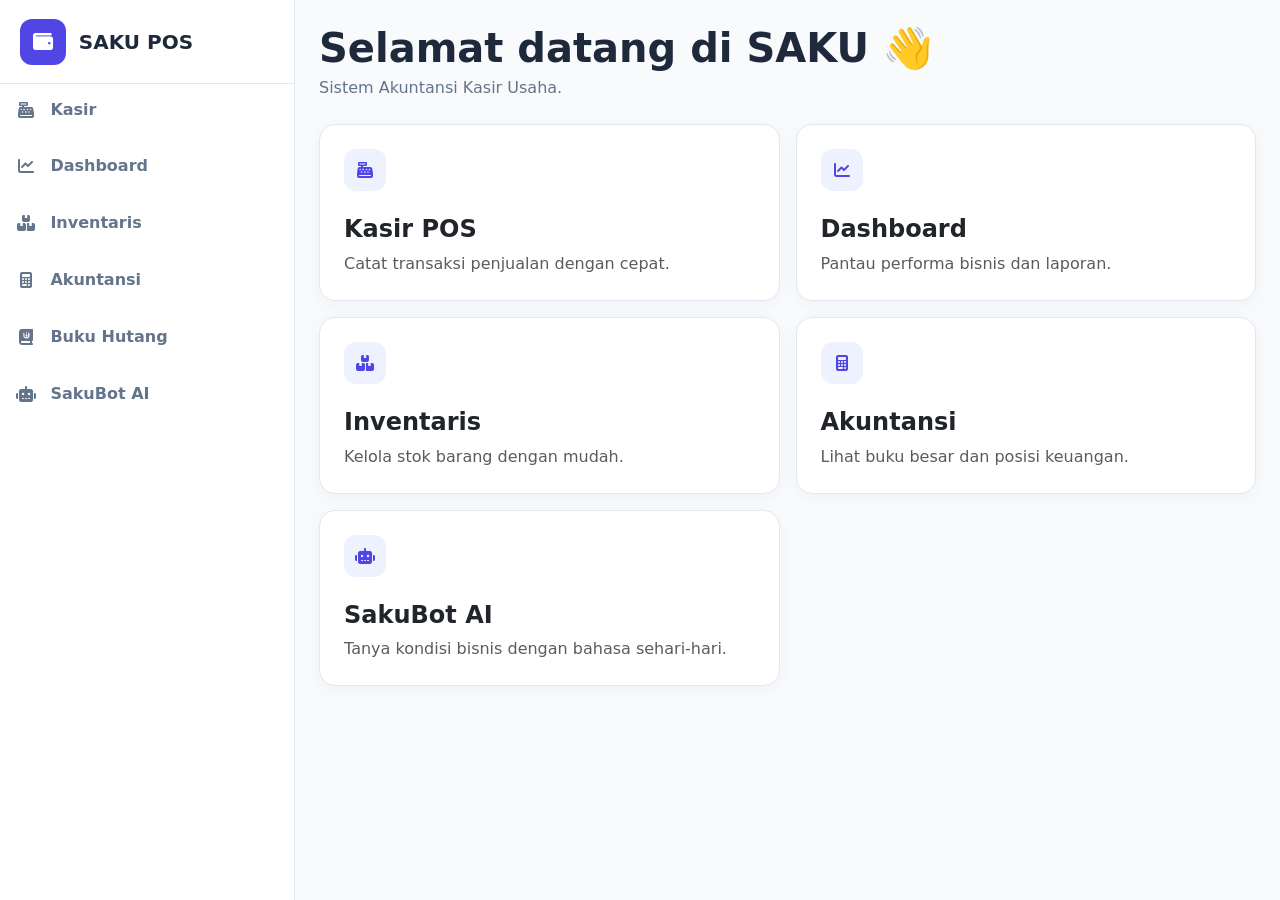
<file: app/index.html>
<!DOCTYPE html>
<html lang="id">

<head>

    <meta charset="UTF-8">

    <meta
        name="viewport"
        content="width=device-width, initial-scale=1.0"
    >

    <title>SAKU POS</title>


    <!-- Bootstrap -->
    <link
        href="https://cdn.jsdelivr.net/npm/bootstrap@5.3.3/dist/css/bootstrap.min.css"
        rel="stylesheet"
    >


    <!-- Font Awesome -->
    <link
        rel="stylesheet"
        href="https://cdnjs.cloudflare.com/ajax/libs/font-awesome/6.5.2/css/all.min.css"
    >


    <!-- SAKU CSS -->
    <link
        rel="stylesheet"
        href="assets/css/style.css"
    >

</head>


<body>


<div class="saku-shell">


    <!-- SIDEBAR -->

    <div id="sidebar-container"></div>


    <!-- CONTENT -->

    <main class="saku-content">


        <!-- HEADER -->

        <div class="mb-4">

            <h1 class="page-title">

                Selamat datang di SAKU 👋

            </h1>

            <p class="page-subtitle">

                Sistem Akuntansi Kasir Usaha.

            </p>

        </div>



        <!-- MENU CARDS -->

        <div class="row g-3">


            <!-- KASIR -->

            <div class="col-12 col-md-6">

                <a
                    href="pages/1_kasir.html"
                    class="text-dark"
                >

                    <div class="saku-card p-4 h-100">

                        <div class="stat-icon mb-4">

                            <i class="fa-solid fa-cash-register"></i>

                        </div>

                        <h4 class="fw-bold mb-2">

                            Kasir POS

                        </h4>

                        <p class="text-muted mb-0">

                            Catat transaksi penjualan dengan cepat.

                        </p>

                    </div>

                </a>

            </div>



            <!-- DASHBOARD -->

            <div class="col-12 col-md-6">

                <a
                    href="pages/3_dashboard.html"
                    class="text-dark"
                >

                    <div class="saku-card p-4 h-100">

                        <div class="stat-icon mb-4">

                            <i class="fa-solid fa-chart-line"></i>

                        </div>

                        <h4 class="fw-bold mb-2">

                            Dashboard

                        </h4>

                        <p class="text-muted mb-0">

                            Pantau performa bisnis dan laporan.

                        </p>

                    </div>

                </a>

            </div>



            <!-- INVENTARIS -->

            <div class="col-12 col-md-6">

                <a
                    href="pages/4_inventaris.html"
                    class="text-dark"
                >

                    <div class="saku-card p-4 h-100">

                        <div class="stat-icon mb-4">

                            <i class="fa-solid fa-boxes-stacked"></i>

                        </div>

                        <h4 class="fw-bold mb-2">

                            Inventaris

                        </h4>

                        <p class="text-muted mb-0">

                            Kelola stok barang dengan mudah.

                        </p>

                    </div>

                </a>

            </div>



            <!-- AKUNTANSI -->

            <div class="col-12 col-md-6">

                <a
                    href="pages/5_akuntansi.html"
                    class="text-dark"
                >

                    <div class="saku-card p-4 h-100">

                        <div class="stat-icon mb-4">

                            <i class="fa-solid fa-calculator"></i>

                        </div>

                        <h4 class="fw-bold mb-2">

                            Akuntansi

                        </h4>

                        <p class="text-muted mb-0">

                            Lihat buku besar dan posisi keuangan.

                        </p>

                    </div>

                </a>

            </div>



            <!-- SAKUBOT -->

            <div class="col-12 col-md-6">

                <a
                    href="pages/2_chatbot.html"
                    class="text-dark"
                >

                    <div class="saku-card p-4 h-100">

                        <div class="stat-icon mb-4">

                            <i class="fa-solid fa-robot"></i>

                        </div>

                        <h4 class="fw-bold mb-2">

                            SakuBot AI

                        </h4>

                        <p class="text-muted mb-0">

                            Tanya kondisi bisnis dengan bahasa sehari-hari.

                        </p>

                    </div>

                </a>

            </div>

        </div>


    </main>

</div>



<!-- MOBILE NAV -->

<nav class="mobile-bottom-nav">

    <a href="pages/1_kasir.html">

        <i class="fa-solid fa-cash-register"></i>

        <span>Kasir</span>

    </a>


    <a href="pages/3_dashboard.html">

        <i class="fa-solid fa-chart-line"></i>

        <span>Dashboard</span>

    </a>


    <a href="pages/4_inventaris.html">

        <i class="fa-solid fa-boxes-stacked"></i>

        <span>Stok</span>

    </a>


    <a href="pages/2_chatbot.html">

        <i class="fa-solid fa-robot"></i>

        <span>SakuBot</span>

    </a>

</nav>



<script src="assets/js/sidebar.js"></script>

</body>

</html>
</file>
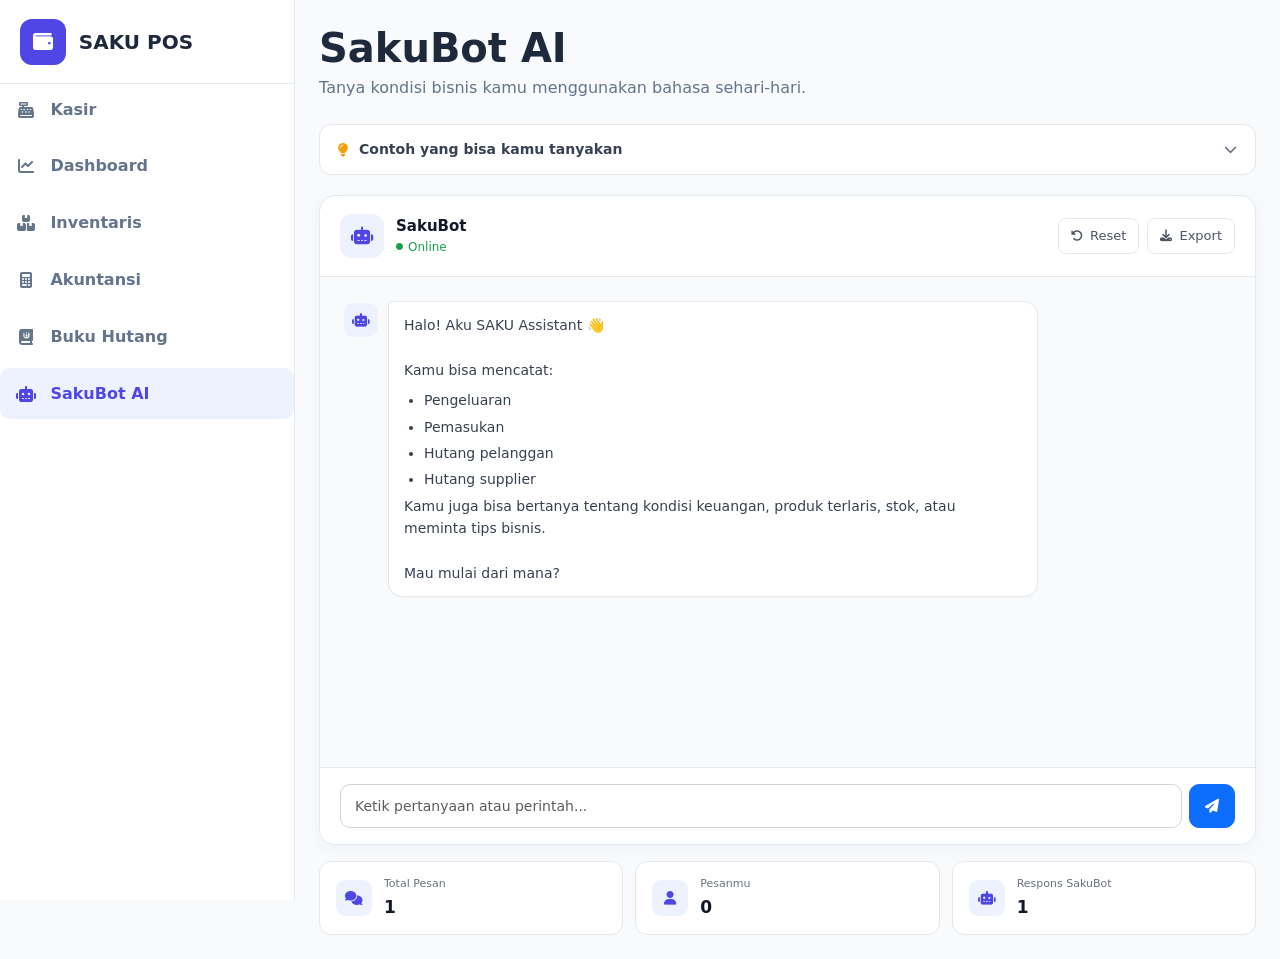
<file: app/pages/2_chatbot.html>
<!DOCTYPE html>
<html lang="id">

<head>

    <meta charset="UTF-8">

    <meta
        name="viewport"
        content="width=device-width, initial-scale=1.0"
    >

    <title>SakuBot AI - SAKU POS</title>


    <!-- =====================================================
         BOOTSTRAP
         ===================================================== -->

    <link
        href="https://cdn.jsdelivr.net/npm/bootstrap@5.3.3/dist/css/bootstrap.min.css"
        rel="stylesheet"
    >


    <!-- =====================================================
         FONT AWESOME
         ===================================================== -->

    <link
        rel="stylesheet"
        href="https://cdnjs.cloudflare.com/ajax/libs/font-awesome/6.5.2/css/all.min.css"
    >


    <!-- =====================================================
         GLOBAL CSS
         ===================================================== -->

    <link
        rel="stylesheet"
        href="../assets/css/style.css"
    >


    <!-- =====================================================
         CHATBOT CSS
         ===================================================== -->

    <link
        rel="stylesheet"
        href="../assets/css/chatbot.css"
    >

</head>


<body>


    <!-- =====================================================
         SAKU SHELL
         ===================================================== -->

    <div class="saku-shell">


        <!-- =================================================
             SIDEBAR
             ================================================= -->

        <div id="sidebar-container"></div>


        <!-- =================================================
             MAIN CONTENT
             ================================================= -->

        <main class="saku-content chatbot-page">


            <!-- =============================================
                 PAGE HEADER
                 ============================================= -->

            <div class="mb-4">

                <h1 class="page-title">
                    SakuBot AI
                </h1>

                <p class="page-subtitle">
                    Tanya kondisi bisnis kamu menggunakan bahasa sehari-hari.
                </p>

            </div>


            <!-- =============================================
                 CONTOH PERTANYAAN
                 ============================================= -->

            <div class="chat-examples">


                <!-- HEADER -->

                <button
                    type="button"
                    class="chat-examples-header"
                    id="exampleToggle"
                >

                    <span class="chat-examples-title">

                        <i class="fa-solid fa-lightbulb"></i>

                        Contoh yang bisa kamu tanyakan

                    </span>


                    <i
                        id="exampleChevron"
                        class="fa-solid fa-chevron-down chat-examples-chevron"
                    ></i>

                </button>


                <!-- CONTENT -->

                <div
                    id="exampleContent"
                    class="chat-examples-content"
                >


                    <!-- Pengeluaran -->

                    <button
                        type="button"
                        class="example-question"
                        data-message="Tadi beli tepung 2kg sama gula, totalnya 85ribu"
                    >
                        💸 Catat pengeluaran
                    </button>


                    <!-- Pemasukan -->

                    <button
                        type="button"
                        class="example-question"
                        data-message="Hari ini dapat pemasukan lain 200rb dari jasa antar"
                    >
                        💰 Catat pemasukan
                    </button>


                    <!-- Hutang -->

                    <button
                        type="button"
                        class="example-question"
                        data-message="Si Budi kasbon 25rb"
                    >
                        💳 Catat hutang
                    </button>


                    <!-- Keuangan -->

                    <button
                        type="button"
                        class="example-question"
                        data-message="Bulan ini aku untung berapa?"
                    >
                        📊 Cek keuntungan
                    </button>


                    <!-- Produk -->

                    <button
                        type="button"
                        class="example-question"
                        data-message="Produk apa yang paling laris?"
                    >
                        🏆 Produk terlaris
                    </button>


                    <!-- Stok -->

                    <button
                        type="button"
                        class="example-question"
                        data-message="Ada stok yang hampir habis?"
                    >
                        📦 Cek stok
                    </button>


                    <!-- Tips -->

                    <button
                        type="button"
                        class="example-question"
                        data-message="Kasih tips dong biar usaha saya lebih ramai"
                    >
                        💡 Tips bisnis

                    </button>

                </div>

            </div>


            <!-- =============================================
                 CHAT CONTAINER
                 ============================================= -->

            <div class="saku-card chat-container">


                <!-- =========================================
                     CHAT HEADER
                     ========================================= -->

                <div class="saku-card-header">


                    <div class="chatbot-header-left">


                        <!-- BOT AVATAR -->

                        <div class="chatbot-avatar">

                            <i class="fa-solid fa-robot"></i>

                        </div>


                        <!-- BOT INFORMATION -->

                        <div>

                            <h5 class="chatbot-name">
                                SakuBot
                            </h5>


                            <div class="chatbot-status">

                                <i class="fa-solid fa-circle"></i>

                                Online

                            </div>

                        </div>

                    </div>


                    <!-- =====================================
                         CONTROLS
                         ===================================== -->

                    <div class="chatbot-controls">


                        <!-- RESET -->

                        <button
                            type="button"
                            id="resetChat"
                            class="chatbot-control-btn danger"
                            title="Reset chat"
                        >

                            <i class="fa-solid fa-rotate-left"></i>

                            <span>
                                Reset
                            </span>

                        </button>


                        <!-- EXPORT -->

                        <button
                            type="button"
                            id="exportChat"
                            class="chatbot-control-btn"
                            title="Export riwayat chat"
                        >

                            <i class="fa-solid fa-download"></i>

                            <span>
                                Export
                            </span>

                        </button>

                    </div>

                </div>


                <!-- =========================================
                     CHAT MESSAGES
                     ========================================= -->

                <div
                    id="chatMessages"
                    class="chat-messages"
                >


                    <!-- =====================================
                         INITIAL BOT MESSAGE
                         ===================================== -->

                    <div class="chat-message bot">


                        <!-- BOT AVATAR -->

                        <div class="chat-avatar">

                            <i class="fa-solid fa-robot"></i>

                        </div>


                        <!-- BOT MESSAGE -->

                        <div class="chat-bubble">

                            Halo! Aku SAKU Assistant 👋

                            <br><br>

                            Kamu bisa mencatat:

                            <ul>

                                <li>
                                    Pengeluaran
                                </li>

                                <li>
                                    Pemasukan
                                </li>

                                <li>
                                    Hutang pelanggan
                                </li>

                                <li>
                                    Hutang supplier
                                </li>

                            </ul>

                            Kamu juga bisa bertanya tentang kondisi
                            keuangan, produk terlaris, stok, atau
                            meminta tips bisnis.

                            <br><br>

                            Mau mulai dari mana?

                        </div>

                    </div>

                </div>


                <!-- =========================================
                     CHAT INPUT
                     ========================================= -->

                <div class="chat-input">


                    <div class="input-group">


                        <!-- INPUT -->

                        <input
                            type="text"
                            id="chatInput"
                            class="form-control"
                            placeholder="Ketik pertanyaan atau perintah..."
                            autocomplete="off"
                        >


                        <!-- SEND BUTTON -->

                        <button
                            type="button"
                            id="sendChat"
                            class="btn btn-primary"
                            title="Kirim pesan"
                        >

                            <i class="fa-solid fa-paper-plane"></i>

                        </button>

                    </div>

                </div>

            </div>


            <!-- =============================================
                 CHAT STATISTICS
                 ============================================= -->

            <div class="chat-statistics">


                <!-- TOTAL PESAN -->

                <div class="chat-stat-card">


                    <div class="chat-stat-icon">

                        <i class="fa-solid fa-comments"></i>

                    </div>


                    <div>

                        <p class="chat-stat-label">
                            Total Pesan
                        </p>

                        <p
                            class="chat-stat-value"
                            id="totalMessages"
                        >
                            1
                        </p>

                    </div>

                </div>


                <!-- PESAN USER -->

                <div class="chat-stat-card">


                    <div class="chat-stat-icon">

                        <i class="fa-solid fa-user"></i>

                    </div>


                    <div>

                        <p class="chat-stat-label">
                            Pesanmu
                        </p>

                        <p
                            class="chat-stat-value"
                            id="userMessages"
                        >
                            0
                        </p>

                    </div>

                </div>


                <!-- RESPONS BOT -->

                <div class="chat-stat-card">


                    <div class="chat-stat-icon">

                        <i class="fa-solid fa-robot"></i>

                    </div>


                    <div>

                        <p class="chat-stat-label">
                            Respons SakuBot
                        </p>

                        <p
                            class="chat-stat-value"
                            id="botMessages"
                        >
                            1
                        </p>

                    </div>

                </div>

            </div>


        </main>

    </div>


    <!-- =====================================================
         MOBILE BOTTOM NAVIGATION
         ===================================================== -->

    <nav class="mobile-bottom-nav">


        <!-- KASIR -->

        <a href="1_kasir.html">

            <i class="fa-solid fa-cash-register"></i>

            <span>
                Kasir
            </span>

        </a>


        <!-- DASHBOARD -->

        <a href="3_dashboard.html">

            <i class="fa-solid fa-chart-line"></i>

            <span>
                Dashboard
            </span>

        </a>


        <!-- INVENTARIS -->

        <a href="4_inventaris.html">

            <i class="fa-solid fa-boxes-stacked"></i>

            <span>
                Stok
            </span>

        </a>


        <!-- SAKUBOT -->

        <a
            href="2_chatbot.html"
            class="active"
        >

            <i class="fa-solid fa-robot"></i>

            <span>
                SakuBot
            </span>

        </a>

    </nav>


    <!-- =====================================================
         SIDEBAR JAVASCRIPT
         ===================================================== -->

    <script src="../assets/js/config.js"></script>
<script src="../assets/js/sidebar.js"></script>


    <!-- =====================================================
         CHATBOT JAVASCRIPT
         ===================================================== -->

    <script src="../assets/js/chatbot.js"></script>


</body>

</html>
</file>
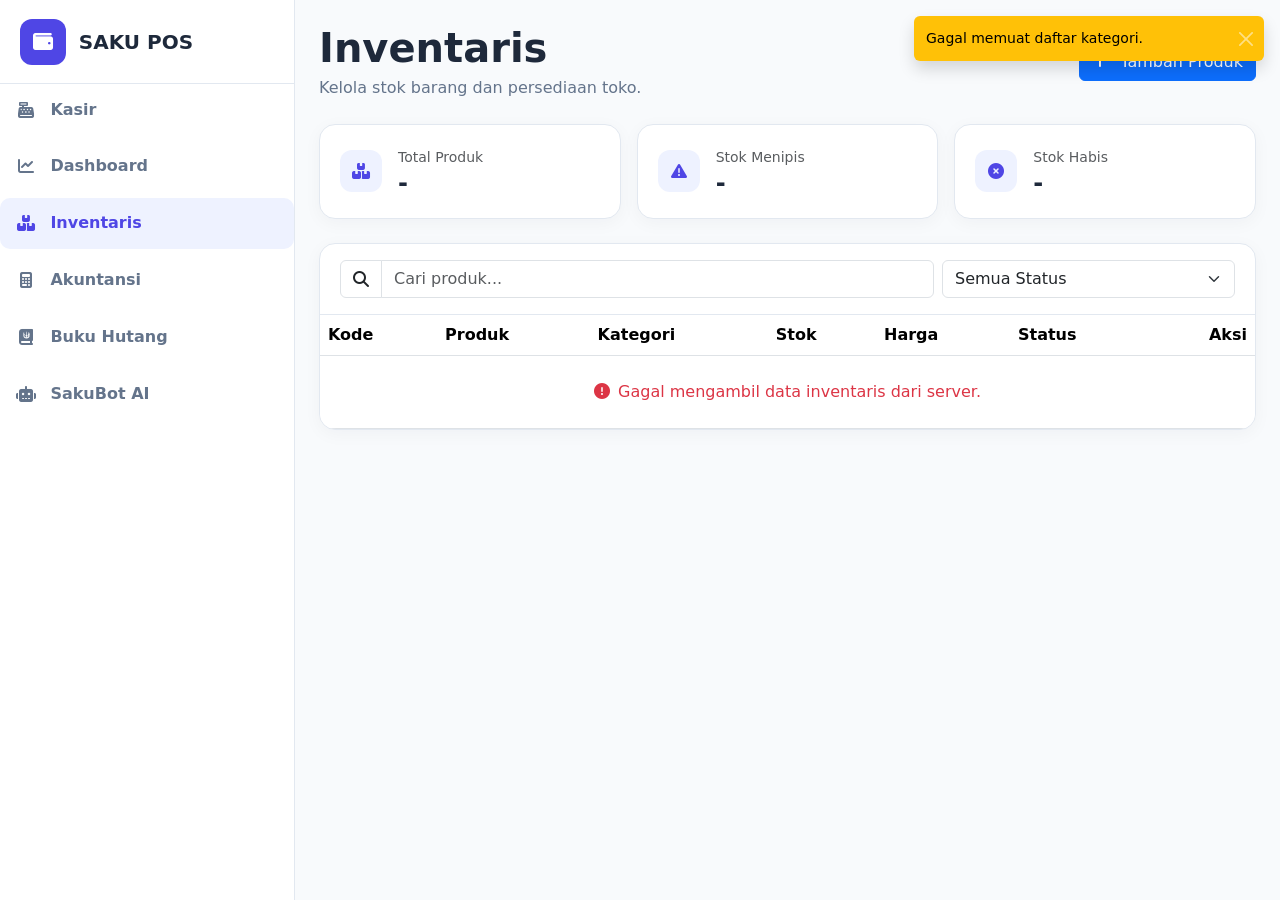
<file: app/pages/4_inventaris.html>
<!DOCTYPE html>

<html lang="id">

<head>

<meta charset="UTF-8">

<meta
    name="viewport"
    content="width=device-width, initial-scale=1.0"
>

<title>Inventaris - SAKU POS</title>

<link
    href="https://cdn.jsdelivr.net/npm/bootstrap@5.3.3/dist/css/bootstrap.min.css"
    rel="stylesheet"
>

<link
    rel="stylesheet"
    href="https://cdnjs.cloudflare.com/ajax/libs/font-awesome/6.5.2/css/all.min.css"
>

<link
    rel="stylesheet"
    href="../assets/css/style.css"
>

</head>

<body>

<div class="saku-shell">

<div id="sidebar-container"></div>


<main class="saku-content">


    <!-- PAGE HEADER -->

    <div class="d-flex justify-content-between align-items-center flex-wrap gap-3 mb-4">

        <div>

            <h1 class="page-title">
                Inventaris
            </h1>

            <p class="page-subtitle">
                Kelola stok barang dan persediaan toko.
            </p>

        </div>


        <button
            type="button"
            class="btn btn-primary"
            id="addProductButton"
        >

            <i class="fa-solid fa-plus me-2"></i>

            Tambah Produk

        </button>

    </div>



    <!-- STATS -->

    <div class="row g-3 mb-4">


        <!-- TOTAL PRODUK -->

        <div class="col-12 col-md-4">

            <div class="saku-card stat-card">

                <div class="d-flex align-items-center gap-3">

                    <div class="stat-icon">

                        <i class="fa-solid fa-boxes-stacked"></i>

                    </div>

                    <div>

                        <small class="text-muted">
                            Total Produk
                        </small>

                        <h4
                            class="fw-bold mb-0"
                            id="totalProducts"
                        >
                            -
                        </h4>

                    </div>

                </div>

            </div>

        </div>



        <!-- STOK MENIPIS -->

        <div class="col-12 col-md-4">

            <div class="saku-card stat-card">

                <div class="d-flex align-items-center gap-3">

                    <div class="stat-icon">

                        <i class="fa-solid fa-triangle-exclamation"></i>

                    </div>

                    <div>

                        <small class="text-muted">
                            Stok Menipis
                        </small>

                        <h4
                            class="fw-bold mb-0"
                            id="lowStockProducts"
                        >
                            -
                        </h4>

                    </div>

                </div>

            </div>

        </div>



        <!-- STOK HABIS -->

        <div class="col-12 col-md-4">

            <div class="saku-card stat-card">

                <div class="d-flex align-items-center gap-3">

                    <div class="stat-icon">

                        <i class="fa-solid fa-circle-xmark"></i>

                    </div>

                    <div>

                        <small class="text-muted">
                            Stok Habis
                        </small>

                        <h4
                            class="fw-bold mb-0"
                            id="outOfStockProducts"
                        >
                            -
                        </h4>

                    </div>

                </div>

            </div>

        </div>


    </div>



    <!-- TABLE -->

    <div class="saku-card">


        <!-- SEARCH & FILTER -->

        <div class="saku-card-header">

            <div class="row g-2">

                <div class="col-12 col-md-8">

                    <div class="input-group">

                        <span class="input-group-text bg-white">

                            <i class="fa-solid fa-search"></i>

                        </span>

                        <input
                            type="text"
                            id="inventorySearch"
                            class="form-control"
                            placeholder="Cari produk..."
                        >

                    </div>

                </div>


                <div class="col-12 col-md-4">

                    <select
                        id="stockFilter"
                        class="form-select"
                    >

                        <option value="all">
                            Semua Status
                        </option>

                        <option value="Aman">
                            Aman
                        </option>

                        <option value="Menipis">
                            Menipis
                        </option>

                        <option value="Habis">
                            Habis
                        </option>

                    </select>

                </div>

            </div>

        </div>



        <!-- TABLE -->

        <div class="table-responsive">

            <table class="table table-hover align-middle mb-0">

                <thead>

                    <tr>

                        <th>Kode</th>

                        <th>Produk</th>

                        <th>Kategori</th>

                        <th>Stok</th>

                        <th>Harga</th>

                        <th>Status</th>

                        <th class="text-end">
                            Aksi
                        </th>

                    </tr>

                </thead>


                <tbody id="inventoryTable">

                    <tr>

                        <td
                            colspan="7"
                            class="text-center py-4 text-muted"
                        >

                            <i class="fa-solid fa-spinner fa-spin me-2"></i>

                            Memuat data inventaris...

                        </td>

                    </tr>

                </tbody>

            </table>

        </div>


    </div>


</main>

    <!-- TOAST -->
    <div class="toast-container position-fixed top-0 end-0 p-3" id="toastContainer" style="z-index:1100;"></div>

    <!-- MODAL PRODUK (TAMBAH / EDIT) -->
    <div class="modal fade" id="productModal" tabindex="-1" aria-hidden="true">
        <div class="modal-dialog modal-lg">
            <div class="modal-content">
                <form id="productForm">
                    <input type="hidden" id="productId">
                    <div class="modal-header">
                        <h5 class="modal-title" id="productModalTitle">Tambah Produk Baru</h5>
                        <button type="button" class="btn-close" data-bs-dismiss="modal" aria-label="Close"></button>
                    </div>
                    <div class="modal-body">
                        <div class="row g-3">
                            <div class="col-md-8">
                                <label class="form-label">Nama Produk <span class="text-danger">*</span></label>
                                <input type="text" class="form-control" id="productName" required>
                            </div>
                            <div class="col-md-4">
                                <label class="form-label">Tipe Item</label>
                                <select class="form-select" id="productType">
                                    <option value="produk_dijual">Produk Dijual</option>
                                    <option value="bahan_baku">Bahan Baku</option>
                                    <option value="kemasan">Kemasan</option>
                                    <option value="perlengkapan">Perlengkapan</option>
                                    <option value="lainnya">Lainnya</option>
                                </select>
                            </div>

                            <div class="col-md-6">
                                <label class="form-label">Kategori</label>
                                <select class="form-select" id="productCategory"></select>
                            </div>
                            <div class="col-md-6 d-none" id="newCategoryGroup">
                                <label class="form-label">Nama Kategori Baru <span class="text-danger">*</span></label>
                                <input type="text" class="form-control" id="newCategoryName" maxlength="100">
                            </div>

                            <div class="col-md-6">
                                <label class="form-label">Harga Modal <span class="text-danger">*</span></label>
                                <input type="number" class="form-control" id="productCost" required min="0" step="any">
                            </div>
                            <div class="col-md-6">
                                <label class="form-label">Harga Jual <span class="text-danger">*</span></label>
                                <input type="number" class="form-control" id="productPrice" required min="0" step="any">
                            </div>

                            <div class="col-md-4">
                                <label class="form-label">Stok Awal</label>
                                <input type="number" class="form-control" id="productStock" value="0" min="0" step="any">
                                <div class="form-text d-none" id="productStockHelp">
                                    Ubah stok lewat tombol Restock atau Penyesuaian.
                                </div>
                            </div>
                            <div class="col-md-4">
                                <label class="form-label">Stok Minimum</label>
                                <input type="number" class="form-control" id="productMinStock" value="5" min="0" step="any">
                            </div>
                            <div class="col-md-4">
                                <label class="form-label">Satuan <span class="text-danger">*</span></label>
                                <input type="text" class="form-control" id="productUnit" value="pcs" required>
                            </div>

                            <div class="col-12">
                                <label class="form-label">Deskripsi</label>
                                <textarea class="form-control" id="productDescription" rows="2" maxlength="255"></textarea>
                            </div>
                        </div>
                    </div>
                    <div class="modal-footer">
                        <button type="button" class="btn btn-secondary" data-bs-dismiss="modal">Batal</button>
                        <button type="submit" class="btn btn-primary" id="productSubmit">Simpan Produk</button>
                    </div>
                </form>
            </div>
        </div>
    </div>

    <!-- MODAL RESTOCK -->
    <div class="modal fade" id="restockModal" tabindex="-1" aria-hidden="true">
        <div class="modal-dialog">
            <div class="modal-content">
                <form id="restockForm">
                    <input type="hidden" id="restockProductId">
                    <div class="modal-header">
                        <h5 class="modal-title">Restock: <span id="restockProductName"></span></h5>
                        <button type="button" class="btn-close" data-bs-dismiss="modal" aria-label="Close"></button>
                    </div>
                    <div class="modal-body">
                        <div class="mb-3">
                            <label class="form-label">Jumlah Masuk <span class="text-danger">*</span></label>
                            <input type="number" class="form-control" id="restockQuantity" required min="0.01" step="any">
                        </div>
                        <div class="mb-3">
                            <label class="form-label">Total Harga Pembelian</label>
                            <input type="number" class="form-control" id="restockTotal" min="0" step="any" value="0">
                            <div class="form-text">Jika diisi lebih dari 0, otomatis tercatat sebagai pengeluaran.</div>
                        </div>
                        <div class="mb-3">
                            <label class="form-label">Catatan</label>
                            <input type="text" class="form-control" id="restockNote" maxlength="255" placeholder="Contoh: beli di Supplier A">
                        </div>
                    </div>
                    <div class="modal-footer">
                        <button type="button" class="btn btn-secondary" data-bs-dismiss="modal">Batal</button>
                        <button type="submit" class="btn btn-primary" id="restockSubmit">Tambah Stok</button>
                    </div>
                </form>
            </div>
        </div>
    </div>

    <!-- MODAL PENYESUAIAN STOK -->
    <div class="modal fade" id="adjustModal" tabindex="-1" aria-hidden="true">
        <div class="modal-dialog">
            <div class="modal-content">
                <form id="adjustForm">
                    <input type="hidden" id="adjustProductId">
                    <div class="modal-header">
                        <h5 class="modal-title">Penyesuaian Stok: <span id="adjustProductName"></span></h5>
                        <button type="button" class="btn-close" data-bs-dismiss="modal" aria-label="Close"></button>
                    </div>
                    <div class="modal-body">
                        <p class="text-muted small mb-3">Stok saat ini: <strong id="adjustCurrentStock"></strong></p>
                        <div class="mb-3">
                            <label class="form-label">Jenis</label>
                            <select class="form-select" id="adjustType">
                                <option value="adjustment">Koreksi stok (hasil stok opname)</option>
                                <option value="waste">Barang rusak / kadaluarsa / hilang</option>
                            </select>
                        </div>
                        <div class="mb-3">
                            <label class="form-label">Jumlah <span class="text-danger">*</span></label>
                            <input type="number" class="form-control" id="adjustQuantity" required step="any">
                            <div class="form-text" id="adjustHelp">Positif menambah stok, negatif mengurangi stok.</div>
                        </div>
                        <div class="mb-3">
                            <label class="form-label">Alasan <span class="text-danger">*</span></label>
                            <input type="text" class="form-control" id="adjustReason" required maxlength="255">
                        </div>
                    </div>
                    <div class="modal-footer">
                        <button type="button" class="btn btn-secondary" data-bs-dismiss="modal">Batal</button>
                        <button type="submit" class="btn btn-primary" id="adjustSubmit">Simpan Penyesuaian</button>
                    </div>
                </form>
            </div>
        </div>
    </div>

    <!-- MODAL RIWAYAT STOK -->
    <div class="modal fade" id="historyModal" tabindex="-1" aria-hidden="true">
        <div class="modal-dialog modal-lg modal-dialog-scrollable">
            <div class="modal-content">
                <div class="modal-header">
                    <h5 class="modal-title">Riwayat Stok: <span id="historyProductName"></span></h5>
                    <button type="button" class="btn-close" data-bs-dismiss="modal" aria-label="Close"></button>
                </div>
                <div class="modal-body p-0">
                    <table class="table table-sm table-hover align-middle mb-0">
                        <thead>
                            <tr>
                                <th>Waktu</th>
                                <th>Jenis</th>
                                <th class="text-end">Perubahan</th>
                                <th class="text-end">Stok Akhir</th>
                                <th>Catatan</th>
                            </tr>
                        </thead>
                        <tbody id="historyTable"></tbody>
                    </table>
                </div>
            </div>
        </div>
    </div>
</div>

<!-- MOBILE BOTTOM NAV -->

<nav class="mobile-bottom-nav">

<a href="1_kasir.html">

    <i class="fa-solid fa-cash-register"></i>

    <span>Kasir</span>

</a>


<a href="3_dashboard.html">

    <i class="fa-solid fa-chart-line"></i>

    <span>Dashboard</span>

</a>


<a
    href="4_inventaris.html"
    class="active"
>

    <i class="fa-solid fa-boxes-stacked"></i>

    <span>Stok</span>

</a>


<a href="2_chatbot.html">

    <i class="fa-solid fa-robot"></i>

    <span>SakuBot</span>

</a>

</nav>

<script src="https://cdn.jsdelivr.net/npm/bootstrap@5.3.3/dist/js/bootstrap.bundle.min.js"></script>
<script src="../assets/js/config.js"></script>
<script src="../assets/js/sidebar.js"></script>

<script src="../assets/js/inventaris.js"></script>

</body>

</html>
</file>
<file: app/assets/css/style.css>
:root {
  --saku-primary: #4f46e5;
  --saku-primary-dark: #3730a3;
  --saku-bg: #f8fafc;
  --saku-text: #1e293b;
  --saku-muted: #64748b;
  --saku-border: #e2e8f0;
  --saku-success: #16a34a;
  --saku-danger: #dc2626;
}

* { box-sizing: border-box; }

html, body {
  min-height: 100%;
  margin: 0;
}

body {
  background: var(--saku-bg);
  color: var(--saku-text);
  font-family: Inter, system-ui, -apple-system, BlinkMacSystemFont, "Segoe UI", sans-serif;
}

a { text-decoration: none; }

.saku-shell {
  min-height: 100vh;
  display: flex;
}

.saku-sidebar {
    width: 295px;
    min-height: 100vh;
    background: #fff;
    border-right: 1px solid var(--saku-border);
    position: sticky;
    top: 0;
    height: 100vh;
    z-index: 1030;
}

.saku-brand {
    height: 84px;
    display: flex;
    align-items: center;
    gap: .8rem;
    padding: 0 1.25rem;
    border-bottom: 1px solid var(--saku-border);
    color: var(--saku-text);
    font-weight: 800;
    font-size: 1.25rem;
}

.saku-brand-icon {
    width: 46px;
    height: 46px;
    border-radius: 12px;
    display: grid;
    place-items: center;
    color: #fff;
    background: var(--saku-primary);
    flex-shrink: 0;
}

.saku-nav-link {
    display: flex;
    align-items: center;
    gap: .9rem;
    padding: .85rem 1rem;
    margin-bottom: .35rem;
    border-radius: 10px;
    color: var(--saku-muted);
    font-weight: 600;
    transition: .2s ease;
}

.saku-nav-link:hover {
    color: var(--saku-primary);
    background: #eef2ff;
}

.saku-nav-link.active {
    color: var(--saku-primary);
    background: #eef2ff;
}

.saku-nav-link i {
    width: 20px;
    text-align: center;
    font-size: 1rem;
}

.saku-content {
  flex: 1;
  min-width: 0;
  padding: 1.5rem;
}

.saku-card {
  background: #fff;
  border: 1px solid var(--saku-border);
  border-radius: 16px;
  box-shadow: 0 4px 18px rgba(15, 23, 42, .04);
}

.saku-card-header {
  padding: 1rem 1.25rem;
  border-bottom: 1px solid var(--saku-border);
}

.page-title { font-weight: 800; margin-bottom: .25rem; }
.page-subtitle { color: var(--saku-muted); margin: 0; }

.product-card {
  cursor: pointer;
  border: 1px solid var(--saku-border);
  border-radius: 14px;
  background: #fff;
  transition: .18s ease;
  height: 100%;
}

.product-card:hover {
  border-color: #a5b4fc;
  transform: translateY(-2px);
  box-shadow: 0 8px 22px rgba(79, 70, 229, .1);
}

.product-icon {
  width: 52px;
  height: 52px;
  border-radius: 14px;
  display: grid;
  place-items: center;
  background: #eef2ff;
  color: var(--saku-primary);
  font-size: 1.25rem;
}

.cart-panel { position: sticky; top: 1.5rem; }

.cart-items {
  max-height: 390px;
  overflow-y: auto;
}

.cart-item {
  border: 1px solid var(--saku-border);
  border-radius: 12px;
  padding: .75rem;
  background: #fff;
}

.qty-control {
  display: inline-flex;
  align-items: center;
  border: 1px solid var(--saku-border);
  border-radius: 8px;
  overflow: hidden;
}

.qty-control button {
  width: 30px;
  height: 30px;
  border: 0;
  background: #f8fafc;
}

.qty-control span {
  width: 32px;
  text-align: center;
  font-size: .875rem;
}

.stat-card {
  padding: 1.1rem;
  height: 100%;
}

.stat-icon {
  width: 42px;
  height: 42px;
  border-radius: 12px;
  display: grid;
  place-items: center;
  background: #eef2ff;
  color: var(--saku-primary);
}

.table-responsive { border-radius: 0 0 16px 16px; }

.mobile-bottom-nav { display: none; }

@media (max-width: 991.98px) {
  .saku-sidebar { width: 78px; }
  .saku-brand { justify-content: center; padding: 0; }
  .saku-brand-text, .saku-nav-label { display: none; }
  .saku-nav-link { justify-content: center; }
  .saku-content { padding: 1rem; }
}

@media (max-width: 767.98px) {
  .saku-shell { display: block; padding-bottom: 72px; }
  .saku-sidebar { display: none; }
  .saku-content { padding: .9rem; }

  .mobile-bottom-nav {
    position: fixed;
    display: flex;
    left: 0;
    right: 0;
    bottom: 0;
    height: 68px;
    background: rgba(255,255,255,.97);
    border-top: 1px solid var(--saku-border);
    z-index: 1040;
    padding: .4rem;
  }

  .mobile-bottom-nav a {
    flex: 1;
    display: flex;
    flex-direction: column;
    align-items: center;
    justify-content: center;
    gap: .15rem;
    color: var(--saku-muted);
    font-size: .7rem;
    font-weight: 600;
    border-radius: 10px;
  }

  .mobile-bottom-nav a.active {
    color: var(--saku-primary);
    background: #eef2ff;
  }

  .mobile-bottom-nav i { font-size: 1.05rem; }
  .cart-panel { position: static; }
  .cart-items { max-height: 280px; }
  .page-title { font-size: 1.35rem; }
}

@media print {
  .saku-sidebar, .mobile-bottom-nav, .no-print { display: none !important; }
  .saku-content { padding: 0; }
}

/* =========================================
   DASHBOARD
========================================= */

.stat-card {
    background: #ffffff;
    border: 1px solid var(--saku-border);
    border-radius: 16px;
    padding: 20px;
    display: flex;
    align-items: center;
    gap: 16px;
    height: 100%;
}

.stat-card-icon {
    width: 48px;
    height: 48px;
    min-width: 48px;
    border-radius: 12px;
    display: flex;
    align-items: center;
    justify-content: center;
    background: rgba(13, 110, 253, 0.1);
    color: var(--saku-primary);
    font-size: 20px;
}

.stat-card-content {
    min-width: 0;
}

.stat-card-content span {
    display: block;
    font-size: 13px;
    color: var(--saku-muted);
    margin-bottom: 4px;
}

.stat-card-content h3 {
    margin: 0 0 4px;
    font-size: 21px;
    font-weight: 700;
}

.stat-card-content small {
    font-size: 11px;
}


/* TOP PRODUCTS */

.top-product {
    display: flex;
    align-items: center;
    gap: 12px;
    padding: 13px 0;
    border-bottom: 1px solid var(--saku-border);
}

.top-product:last-child {
    border-bottom: none;
}

.product-rank {
    width: 30px;
    height: 30px;
    min-width: 30px;
    border-radius: 8px;
    background: #f1f3f5;
    display: flex;
    align-items: center;
    justify-content: center;
    font-size: 12px;
    font-weight: 700;
}

.product-info {
    flex: 1;
    min-width: 0;
}

.product-info strong {
    display: block;
    font-size: 13px;
}

.product-info small {
    display: block;
    color: var(--saku-muted);
    font-size: 11px;
    margin-top: 2px;
}

.top-product > strong {
    font-size: 12px;
    white-space: nowrap;
}


/* MOBILE */

@media (max-width: 767.98px) {

    .page-header {
        flex-direction: column;
        align-items: flex-start !important;
        gap: 12px;
    }

    .page-header > div:last-child {
        width: 100%;
    }

    .page-header > div:last-child .btn {
        flex: 1;
    }

    .stat-card {
        padding: 16px;
    }

    .stat-card-content h3 {
        font-size: 18px;
    }

    .table {
        font-size: 12px;
    }

}
</file>
<file: app/assets/css/chatbot.css>
/* ============================================================
   CHATBOT PAGE
   ============================================================ */

.chatbot-page {
    width: 100%;
}


/* ============================================================
   EXAMPLE QUESTIONS
   ============================================================ */

.chat-examples {
    margin-bottom: 20px;
}

.chat-examples-header {
    display: flex;
    align-items: center;
    justify-content: space-between;

    width: 100%;

    padding: 14px 18px;

    background: #ffffff;

    border: 1px solid #e5e7eb;
    border-radius: 12px;

    cursor: pointer;

    transition:
        background-color 0.2s ease,
        border-color 0.2s ease;
}

.chat-examples-header:hover {
    background: #f8fafc;
    border-color: #d1d5db;
}

.chat-examples-title {
    display: flex;
    align-items: center;
    gap: 10px;

    font-size: 14px;
    font-weight: 600;

    color: #374151;
}

.chat-examples-title i {
    color: #f59e0b;
}

.chat-examples-chevron {
    font-size: 13px;
    color: #6b7280;

    transition: transform 0.2s ease;
}

.chat-examples-content {
    display: none;

    margin-top: 10px;
    padding: 14px;

    background: #ffffff;

    border: 1px solid #e5e7eb;
    border-radius: 12px;
}

.example-question {
    display: inline-flex;
    align-items: center;

    margin: 4px;
    padding: 8px 12px;

    background: #f8fafc;

    border: 1px solid #e5e7eb;
    border-radius: 8px;

    color: #374151;

    font-size: 13px;

    cursor: pointer;

    transition:
        background-color 0.2s ease,
        border-color 0.2s ease,
        color 0.2s ease,
        transform 0.2s ease;
}

.example-question:hover {
    background: #eef2ff;
    border-color: #c7d2fe;
    color: #4f46e5;

    transform: translateY(-1px);
}


/* ============================================================
   CHAT CARD
   ============================================================ */

.chat-container {
    display: flex;
    flex-direction: column;

    min-height: 650px;

    overflow: hidden;
}


/* ============================================================
   CHAT HEADER
   ============================================================ */

.chat-container .saku-card-header {
    display: flex;
    align-items: center;
    justify-content: space-between;

    padding: 18px 20px;

    border-bottom: 1px solid #e5e7eb;
}

.chatbot-header-left {
    display: flex;
    align-items: center;
    gap: 12px;
}

.chatbot-avatar {
    display: flex;
    align-items: center;
    justify-content: center;

    width: 44px;
    height: 44px;

    border-radius: 12px;

    background: #eef2ff;

    color: #4f46e5;

    font-size: 18px;
}

.chatbot-name {
    margin: 0;

    font-size: 15px;
    font-weight: 700;

    color: #111827;
}

.chatbot-status {
    display: flex;
    align-items: center;
    gap: 5px;

    margin-top: 3px;

    font-size: 12px;

    color: #16a34a;
}

.chatbot-status i {
    font-size: 7px;
}


/* ============================================================
   CHAT CONTROL BUTTONS
   ============================================================ */

.chatbot-controls {
    display: flex;
    align-items: center;
    gap: 8px;
}

.chatbot-control-btn {
    display: inline-flex;
    align-items: center;
    justify-content: center;
    gap: 7px;

    min-height: 36px;

    padding: 7px 12px;

    background: #ffffff;

    border: 1px solid #e5e7eb;
    border-radius: 8px;

    color: #4b5563;

    font-size: 13px;
    font-weight: 500;

    cursor: pointer;

    transition:
        background-color 0.2s ease,
        border-color 0.2s ease,
        color 0.2s ease;
}

.chatbot-control-btn:hover {
    background: #f9fafb;
    border-color: #d1d5db;
}

.chatbot-control-btn i {
    font-size: 12px;
}

.chatbot-control-btn.danger:hover {
    color: #dc2626;
    border-color: #fecaca;
    background: #fef2f2;
}


/* ============================================================
   CHAT MESSAGES
   ============================================================ */

.chat-messages {
    flex: 1;

    min-height: 420px;
    max-height: 500px;

    padding: 24px;

    overflow-y: auto;

    background: #f8fafc;

    scroll-behavior: smooth;
}


/* Scrollbar */

.chat-messages::-webkit-scrollbar {
    width: 6px;
}

.chat-messages::-webkit-scrollbar-track {
    background: transparent;
}

.chat-messages::-webkit-scrollbar-thumb {
    background: #d1d5db;

    border-radius: 10px;
}

.chat-messages::-webkit-scrollbar-thumb:hover {
    background: #9ca3af;
}


/* ============================================================
   MESSAGE WRAPPER
   ============================================================ */

.chat-message {
    display: flex;

    width: 100%;

    margin-bottom: 18px;

    animation: chatMessageAppear 0.2s ease;
}

.chat-message:last-child {
    margin-bottom: 0;
}

.chat-message.bot {
    justify-content: flex-start;

    align-items: flex-start;

    gap: 10px;
}

.chat-message.user {
    justify-content: flex-end;

    align-items: flex-start;
}


/* ============================================================
   BOT AVATAR
   ============================================================ */

.chat-avatar {
    flex-shrink: 0;

    display: flex;
    align-items: center;
    justify-content: center;

    width: 34px;
    height: 34px;

    margin-top: 2px;

    background: #eef2ff;

    border-radius: 10px;

    color: #4f46e5;

    font-size: 14px;
}


/* ============================================================
   CHAT BUBBLE
   ============================================================ */

.chat-bubble {
    max-width: min(75%, 650px);

    padding: 12px 15px;

    border-radius: 14px;

    font-size: 14px;

    line-height: 1.6;

    word-break: break-word;

    white-space: normal;
}


/* Bot */

.chat-message.bot .chat-bubble {
    background: #ffffff;

    border: 1px solid #e5e7eb;

    border-top-left-radius: 4px;

    color: #374151;

    box-shadow:
        0 1px 2px rgba(0, 0, 0, 0.03);
}


/* User */

.chat-message.user .chat-bubble {
    background: #4f46e5;

    border: 1px solid #4f46e5;

    border-top-right-radius: 4px;

    color: #ffffff;

    box-shadow:
        0 1px 2px rgba(0, 0, 0, 0.05);
}


/* ============================================================
   CHAT TEXT
   ============================================================ */

.chat-bubble strong {
    font-weight: 700;
}

.chat-bubble ul {
    margin-top: 8px;
    margin-bottom: 0;

    padding-left: 20px;
}

.chat-bubble li {
    margin-bottom: 4px;
}

.chat-bubble p {
    margin-bottom: 8px;
}

.chat-bubble p:last-child {
    margin-bottom: 0;
}


/* ============================================================
   LOADING
   ============================================================ */

.chat-loading {
    display: inline-flex;
    align-items: center;

    color: #6b7280;

    font-size: 13px;
}

.loading-dots {
    display: inline-flex;

    margin-left: 3px;
}

.loading-dots span {
    animation: loadingDot 1.4s infinite;

    font-weight: 700;
}

.loading-dots span:nth-child(2) {
    animation-delay: 0.2s;
}

.loading-dots span:nth-child(3) {
    animation-delay: 0.4s;
}


/* ============================================================
   CHAT INPUT
   ============================================================ */

.chat-input {
    padding: 16px 20px;

    background: #ffffff;

    border-top: 1px solid #e5e7eb;
}

.chat-input .input-group {
    display: flex;
    align-items: stretch;

    gap: 8px;
}

.chat-input .form-control {
    min-height: 44px;

    padding: 10px 14px;

    border: 1px solid #d1d5db;

    border-radius: 10px !important;

    font-size: 14px;

    box-shadow: none;

    transition:
        border-color 0.2s ease,
        box-shadow 0.2s ease;
}

.chat-input .form-control:focus {
    border-color: #818cf8;

    box-shadow:
        0 0 0 3px rgba(99, 102, 241, 0.12);
}

.chat-input .form-control:disabled {
    background: #f3f4f6;

    cursor: not-allowed;
}

.chat-input #sendChat {
    flex-shrink: 0;

    width: 46px;
    min-height: 44px;

    border-radius: 10px !important;

    display: flex;
    align-items: center;
    justify-content: center;
}

.chat-input #sendChat i {
    font-size: 14px;
}

.chat-input #sendChat:disabled {
    opacity: 0.6;

    cursor: not-allowed;
}


/* ============================================================
   STATISTICS
   ============================================================ */

.chat-statistics {
    display: grid;

    grid-template-columns:
        repeat(3, minmax(0, 1fr));

    gap: 12px;

    margin-top: 16px;
}

.chat-stat-card {
    display: flex;
    align-items: center;

    gap: 12px;

    padding: 14px 16px;

    background: #ffffff;

    border: 1px solid #e5e7eb;

    border-radius: 12px;
}

.chat-stat-icon {
    display: flex;
    align-items: center;
    justify-content: center;

    flex-shrink: 0;

    width: 36px;
    height: 36px;

    border-radius: 9px;

    background: #eef2ff;

    color: #4f46e5;

    font-size: 14px;
}

.chat-stat-label {
    margin: 0 0 2px;

    color: #6b7280;

    font-size: 11px;
}

.chat-stat-value {
    margin: 0;

    color: #111827;

    font-size: 17px;
    font-weight: 700;
}


/* ============================================================
   ANIMATION
   ============================================================ */

@keyframes chatMessageAppear {

    from {
        opacity: 0;

        transform: translateY(5px);
    }

    to {
        opacity: 1;

        transform: translateY(0);
    }

}


@keyframes loadingDot {

    0%,
    60%,
    100% {
        opacity: 0.3;
    }

    30% {
        opacity: 1;
    }

}


/* ============================================================
   RESPONSIVE TABLET
   ============================================================ */

@media (max-width: 992px) {

    .chat-container {
        min-height: 600px;
    }


    .chat-messages {
        min-height: 380px;

        max-height: 450px;

        padding: 20px;
    }


    .chat-bubble {
        max-width: 80%;
    }

}


/* ============================================================
   RESPONSIVE MOBILE
   ============================================================ */

@media (max-width: 768px) {

    .chat-container {
        min-height: 0;

        border-radius: 12px;
    }


    .chat-container .saku-card-header {
        padding: 14px 16px;
    }


    .chatbot-avatar {
        width: 40px;
        height: 40px;

        font-size: 16px;
    }


    .chatbot-controls {
        gap: 5px;
    }


    .chatbot-control-btn {
        width: 36px;
        height: 36px;

        padding: 0;
    }


    .chatbot-control-btn span {
        display: none;
    }


    .chat-messages {
        min-height: 400px;

        max-height: none;

        padding: 16px;
    }


    .chat-message {
        margin-bottom: 14px;
    }


    .chat-bubble {
        max-width: 85%;

        padding: 10px 13px;

        font-size: 13px;
    }


    .chat-avatar {
        width: 30px;
        height: 30px;

        border-radius: 8px;

        font-size: 12px;
    }


    .chat-input {
        padding: 12px 14px;
    }


    .chat-statistics {
        grid-template-columns: 1fr;

        gap: 8px;
    }


    .example-question {
        width: 100%;

        margin: 3px 0;

        justify-content: flex-start;
    }

}


/* ============================================================
   SMALL MOBILE
   ============================================================ */

@media (max-width: 480px) {

    .chatbot-name {
        font-size: 14px;
    }


    .chatbot-status {
        font-size: 11px;
    }


    .chat-messages {
        padding: 12px;
    }


    .chat-bubble {
        max-width: 88%;
    }


    .chat-input .form-control {
        font-size: 13px;
    }

}

/* ============================================================
   MARKDOWN RESPONSE
   ============================================================ */


/* ============================================================
   HEADINGS
   ============================================================ */

.chat-bubble h4,
.chat-bubble h5,
.chat-bubble h6 {
    margin-top: 8px;
    margin-bottom: 10px;

    color: #111827;

    font-weight: 700;
}

.chat-bubble h4 {
    font-size: 18px;
}

.chat-bubble h5 {
    font-size: 16px;
}

.chat-bubble h6 {
    font-size: 14px;
}


/* ============================================================
   LIST
   ============================================================ */

.chat-bubble .chat-list {
    margin-top: 8px;
    margin-bottom: 8px;

    padding-left: 22px;
}

.chat-bubble .chat-list li {
    margin-bottom: 5px;
}


/* ============================================================
   INLINE CODE
   ============================================================ */

.chat-bubble code {
    padding: 2px 6px;

    background: #f3f4f6;

    border: 1px solid #e5e7eb;

    border-radius: 5px;

    color: #374151;

    font-family:
        "SFMono-Regular",
        Consolas,
        "Liberation Mono",
        monospace;

    font-size: 12px;
}


/* ============================================================
   CODE BLOCK
   ============================================================ */

.chat-code-block {
    margin: 10px 0;

    padding: 12px 14px;

    overflow-x: auto;

    background: #111827;

    border-radius: 8px;

    color: #f9fafb;

    font-family:
        "SFMono-Regular",
        Consolas,
        "Liberation Mono",
        monospace;

    font-size: 12px;

    line-height: 1.6;
}

.chat-code-block code {
    padding: 0;

    background: transparent;

    border: none;

    color: inherit;

    font-size: inherit;
}


/* ============================================================
   TABLE WRAPPER
   ============================================================ */

.chat-table-wrapper {
    width: 100%;

    margin: 12px 0;

    overflow-x: auto;

    border: 1px solid #e5e7eb;

    border-radius: 8px;
}


/* ============================================================
   TABLE
   ============================================================ */

.chat-table {
    width: 100%;

    min-width: 480px;

    margin: 0;

    border-collapse: collapse;

    background: #ffffff;

    font-size: 13px;
}


/* ============================================================
   TABLE HEADER
   ============================================================ */

.chat-table th {
    padding: 10px 12px;

    background: #f8fafc;

    border-bottom: 1px solid #e5e7eb;

    color: #374151;

    font-weight: 700;

    text-align: left;

    white-space: nowrap;
}


/* ============================================================
   TABLE CELL
   ============================================================ */

.chat-table td {
    padding: 9px 12px;

    border-bottom: 1px solid #f1f5f9;

    color: #4b5563;

    vertical-align: top;

    line-height: 1.5;
}


/* ============================================================
   LAST ROW
   ============================================================ */

.chat-table tbody tr:last-child td {
    border-bottom: none;
}


/* ============================================================
   HOVER
   ============================================================ */

.chat-table tbody tr:hover {
    background: #f9fafb;
}


/* ============================================================
   HORIZONTAL LINE
   ============================================================ */

.chat-bubble hr {
    margin: 12px 0;

    border: 0;

    border-top: 1px solid #e5e7eb;

    opacity: 1;
}


/* ============================================================
   MOBILE TABLE
   ============================================================ */

@media (max-width: 768px) {

    .chat-table {
        min-width: 430px;

        font-size: 12px;
    }


    .chat-table th,
    .chat-table td {
        padding: 8px 10px;
    }


    .chat-code-block {
        font-size: 11px;
    }

}
</file>
